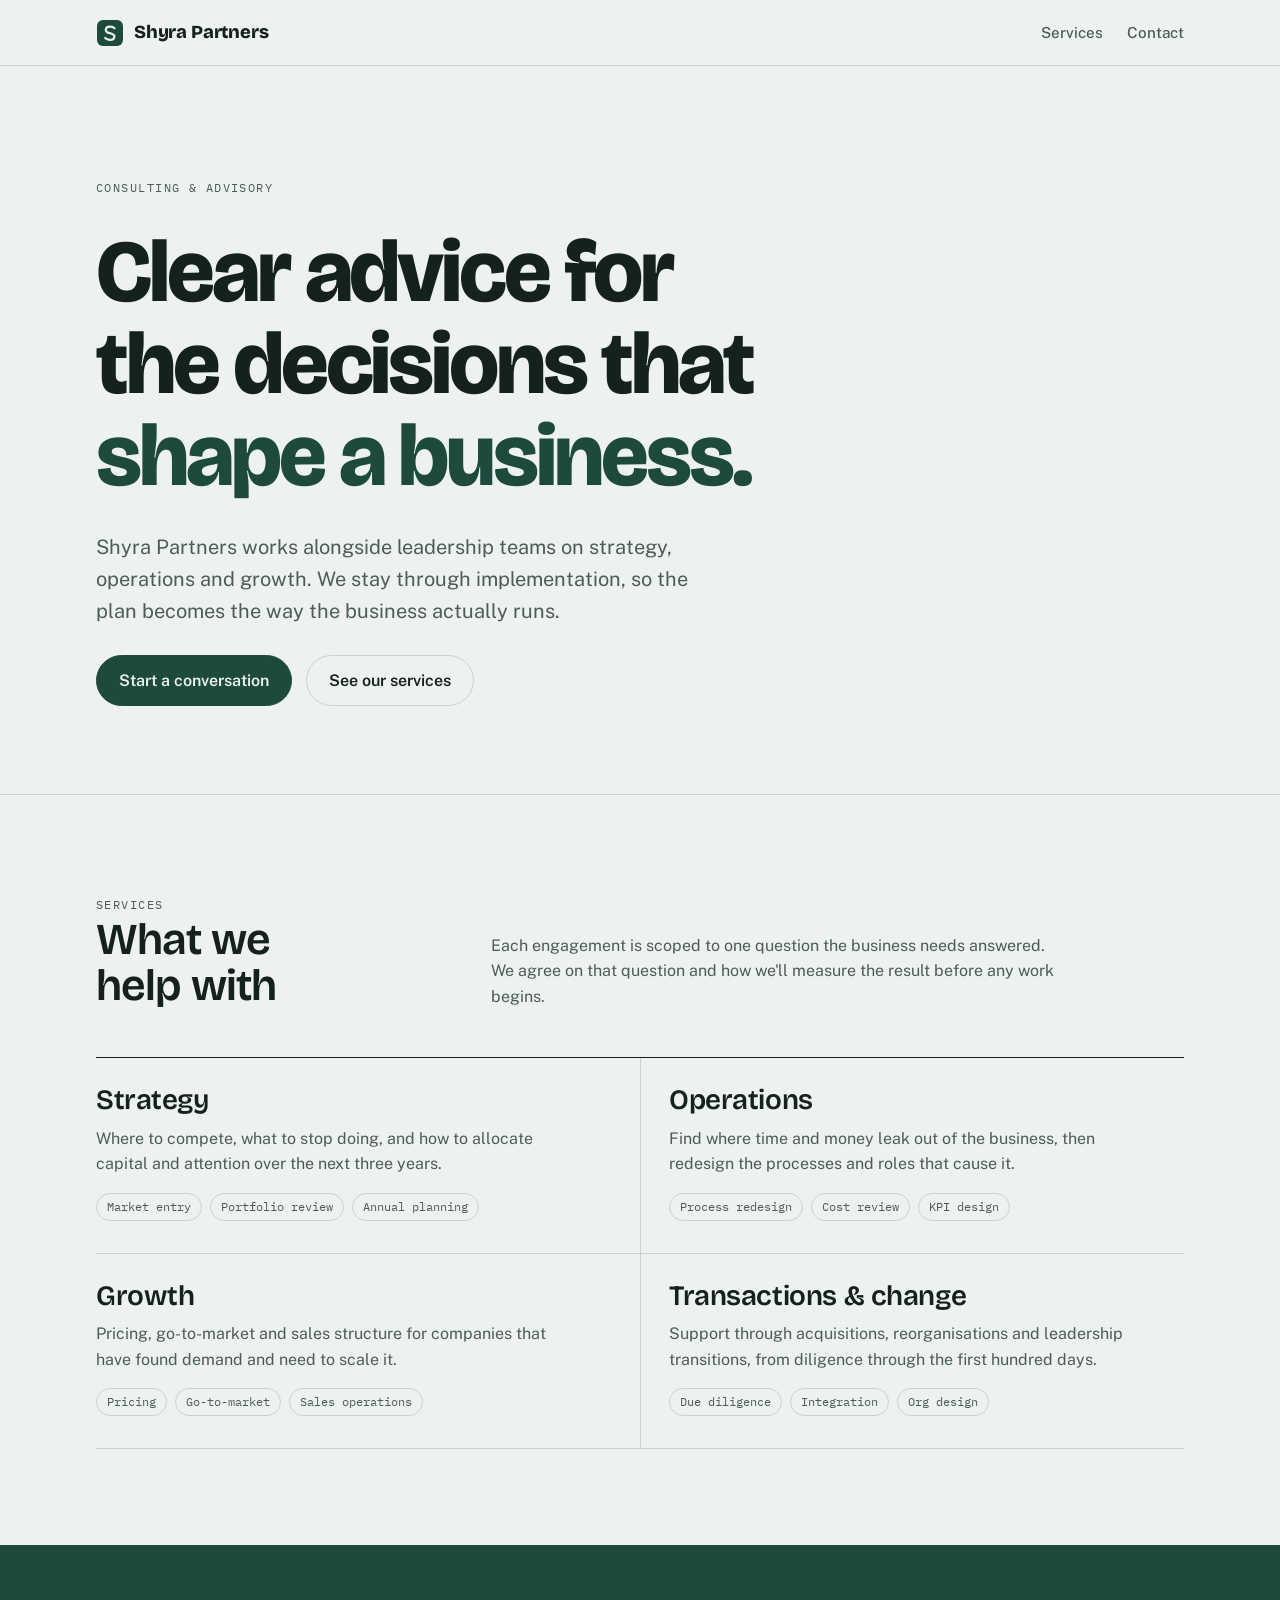
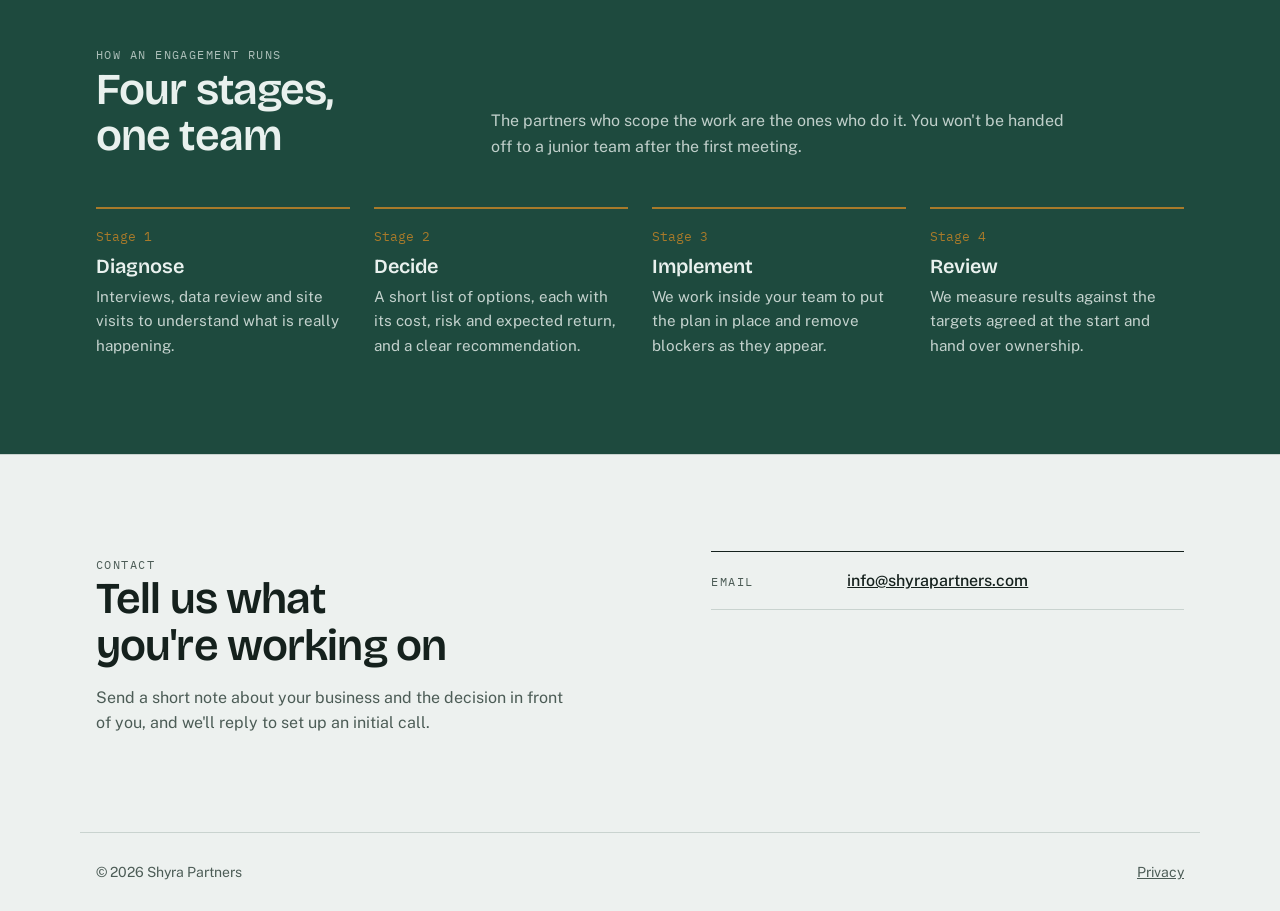
<file: index.html>
<!doctype html>
<html lang="en">
<head>
<meta charset="utf-8">
<meta name="viewport" content="width=device-width, initial-scale=1, viewport-fit=cover">
<title>Shyra Partners</title>
<meta name="description" content="Shyra Partners is a consulting and advisory firm working with leadership teams on strategy, operations and growth.">
<link rel="icon" href="data:image/svg+xml,%3Csvg xmlns='http://www.w3.org/2000/svg' viewBox='0 0 28 28'%3E%3Crect x='1' y='1' width='26' height='26' rx='6' fill='%231E4A3E'/%3E%3Cpath d='M18.5 9.2c-1-1-2.6-1.6-4.3-1.6-2.6 0-4.4 1.3-4.4 3.3 0 4.3 8.6 2.5 8.6 6.5 0 2-1.9 3.4-4.6 3.4-1.9 0-3.6-.7-4.6-1.8' fill='none' stroke='%23E9F1EE' stroke-width='2.2' stroke-linecap='round'/%3E%3C/svg%3E">
<link rel="preconnect" href="https://fonts.googleapis.com">
<link rel="preconnect" href="https://fonts.gstatic.com" crossorigin>
<link rel="stylesheet" href="https://fonts.googleapis.com/css2?family=Bricolage+Grotesque:opsz,wght@12..96,400;12..96,600;12..96,800&family=Public+Sans:wght@400;500;600&family=IBM+Plex+Mono:wght@400;500&display=swap">
<link rel="stylesheet" href="/styles.css">
</head>
<body>
<header class="site">
  <div class="wrap">
    <a class="brand" href="/" aria-label="Shyra Partners home">
      <svg width="28" height="28" viewBox="0 0 28 28" aria-hidden="true">
        <rect class="bg" x="1" y="1" width="26" height="26" rx="6"/>
        <path class="s" d="M18.5 9.2c-1-1-2.6-1.6-4.3-1.6-2.6 0-4.4 1.3-4.4 3.3 0 4.3 8.6 2.5 8.6 6.5 0 2-1.9 3.4-4.6 3.4-1.9 0-3.6-.7-4.6-1.8" fill="none" stroke-width="2.2" stroke-linecap="round"/>
      </svg>
      Shyra Partners
    </a>
    <nav aria-label="Main">
      <ul>
        <li><a href="#services">Services</a></li>
        <li><a href="#contact">Contact</a></li>
      </ul>
    </nav>
  </div>
</header>

<main>
  <div class="hero">
    <div class="wrap">
      <span class="label">Consulting &amp; Advisory</span>
      <h1>Clear advice for the decisions that <em>shape a business.</em></h1>
      <p class="lede">Shyra Partners works alongside leadership teams on strategy, operations and growth. We stay through implementation, so the plan becomes the way the business actually runs.</p>
      <div class="cta-row">
        <a class="btn" href="#contact">Start a conversation</a>
        <a class="btn ghost" href="#services">See our services</a>
      </div>
    </div>
  </div>

  <section id="services" aria-labelledby="services-h">
    <div class="wrap">
      <div class="sec-head">
        <div>
          <span class="label">Services</span>
          <h2 id="services-h">What we help with</h2>
        </div>
        <p>Each engagement is scoped to one question the business needs answered. We agree on that question and how we'll measure the result before any work begins.</p>
      </div>
      <div class="services">
        <article class="service">
          <h3>Strategy</h3>
          <p>Where to compete, what to stop doing, and how to allocate capital and attention over the next three years.</p>
          <ul><li>Market entry</li><li>Portfolio review</li><li>Annual planning</li></ul>
        </article>
        <article class="service">
          <h3>Operations</h3>
          <p>Find where time and money leak out of the business, then redesign the processes and roles that cause it.</p>
          <ul><li>Process redesign</li><li>Cost review</li><li>KPI design</li></ul>
        </article>
        <article class="service">
          <h3>Growth</h3>
          <p>Pricing, go-to-market and sales structure for companies that have found demand and need to scale it.</p>
          <ul><li>Pricing</li><li>Go-to-market</li><li>Sales operations</li></ul>
        </article>
        <article class="service">
          <h3>Transactions &amp; change</h3>
          <p>Support through acquisitions, reorganisations and leadership transitions, from diligence through the first hundred days.</p>
          <ul><li>Due diligence</li><li>Integration</li><li>Org design</li></ul>
        </article>
      </div>
    </div>
  </section>

  <section class="band" aria-labelledby="how-h">
    <div class="wrap">
      <div class="sec-head">
        <div>
          <span class="label">How an engagement runs</span>
          <h2 id="how-h">Four stages, one team</h2>
        </div>
        <p>The partners who scope the work are the ones who do it. You won't be handed off to a junior team after the first meeting.</p>
      </div>
      <ol class="steps">
        <li><span class="num">Stage 1</span><h3>Diagnose</h3><p>Interviews, data review and site visits to understand what is really happening.</p></li>
        <li><span class="num">Stage 2</span><h3>Decide</h3><p>A short list of options, each with its cost, risk and expected return, and a clear recommendation.</p></li>
        <li><span class="num">Stage 3</span><h3>Implement</h3><p>We work inside your team to put the plan in place and remove blockers as they appear.</p></li>
        <li><span class="num">Stage 4</span><h3>Review</h3><p>We measure results against the targets agreed at the start and hand over ownership.</p></li>
      </ol>
    </div>
  </section>

  <section id="contact" aria-labelledby="contact-h">
    <div class="wrap contact">
      <div>
        <span class="label">Contact</span>
        <h2 id="contact-h">Tell us what you're working on</h2>
        <p>Send a short note about your business and the decision in front of you, and we'll reply to set up an initial call.</p>
      </div>
      <dl class="details">
        <div><dt class="label">Email</dt><dd><a href="mailto:info@shyrapartners.com">info@shyrapartners.com</a></dd></div>
      </dl>
    </div>
  </section>
</main>

<footer>
  <div class="wrap">
    <span>&copy; 2026 Shyra Partners</span>
    <a href="/privacy/">Privacy</a>
  </div>
</footer>
</body>
</html>
</file>
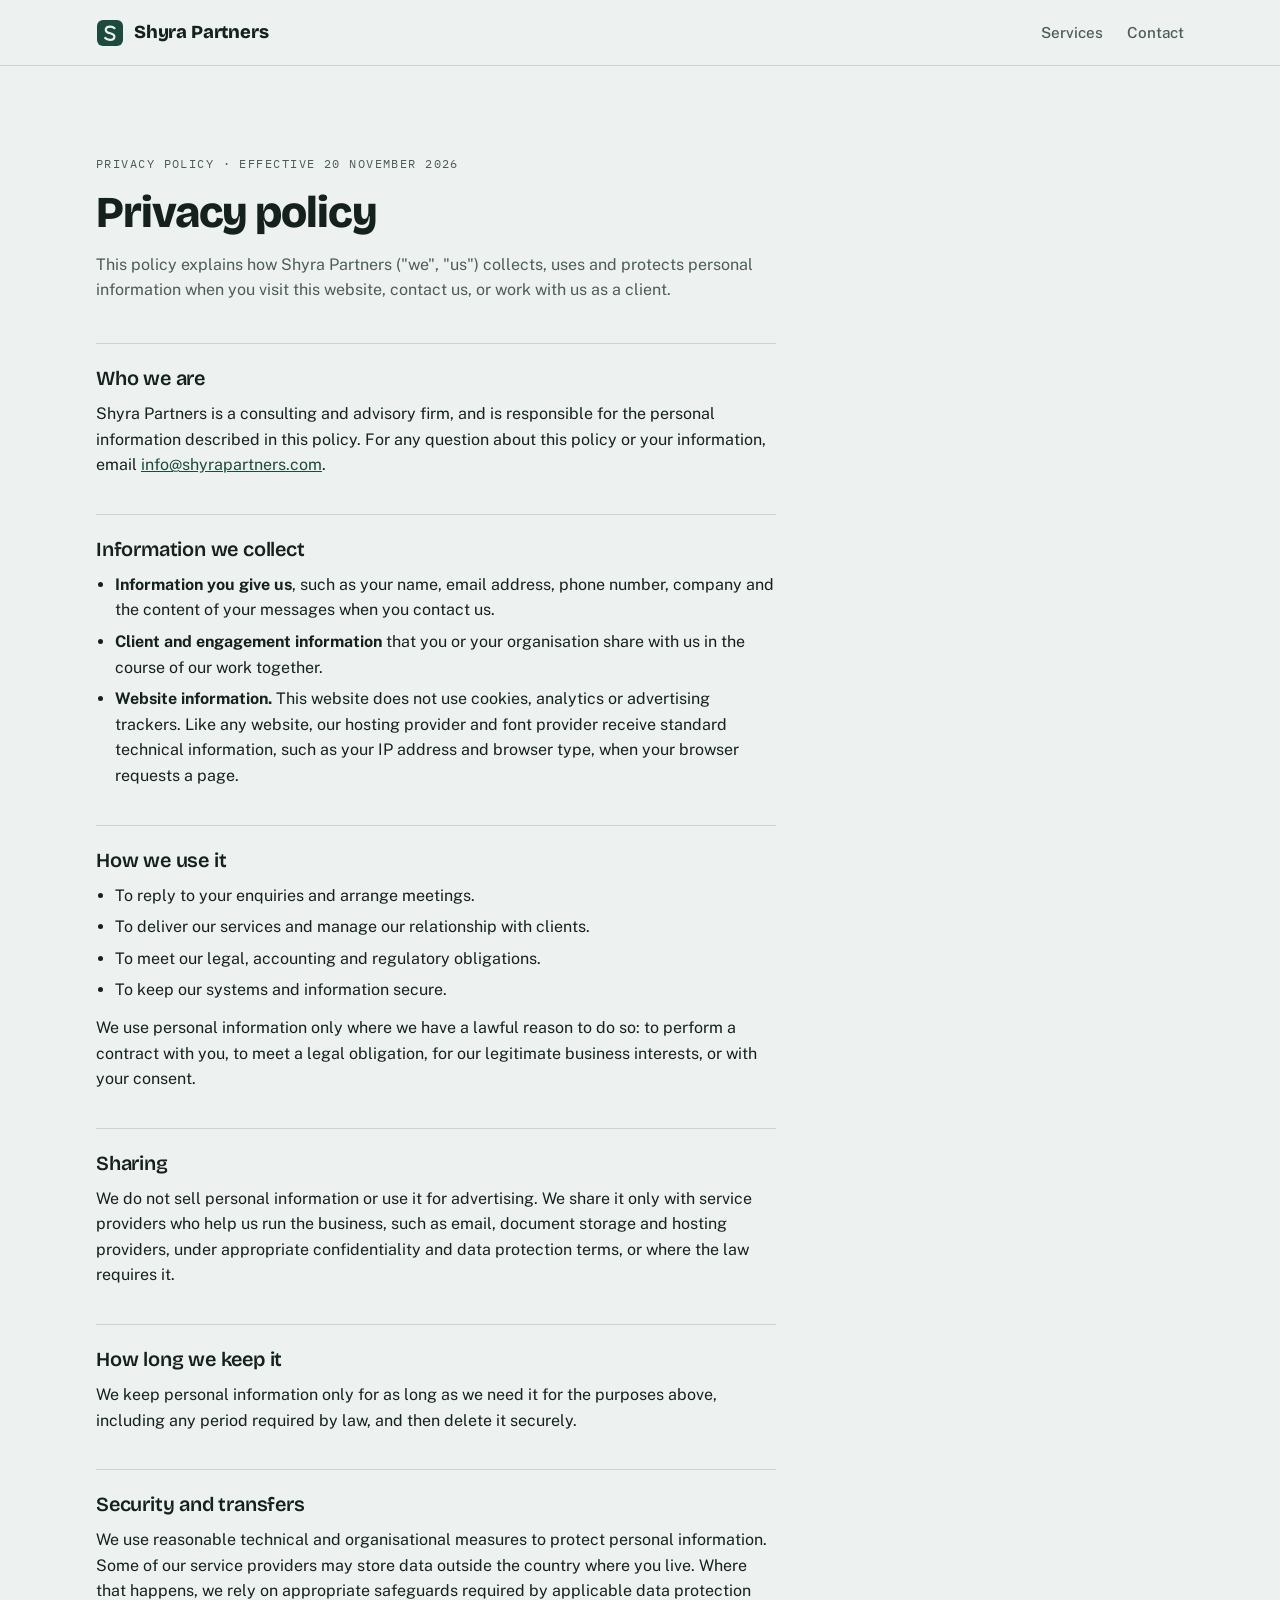
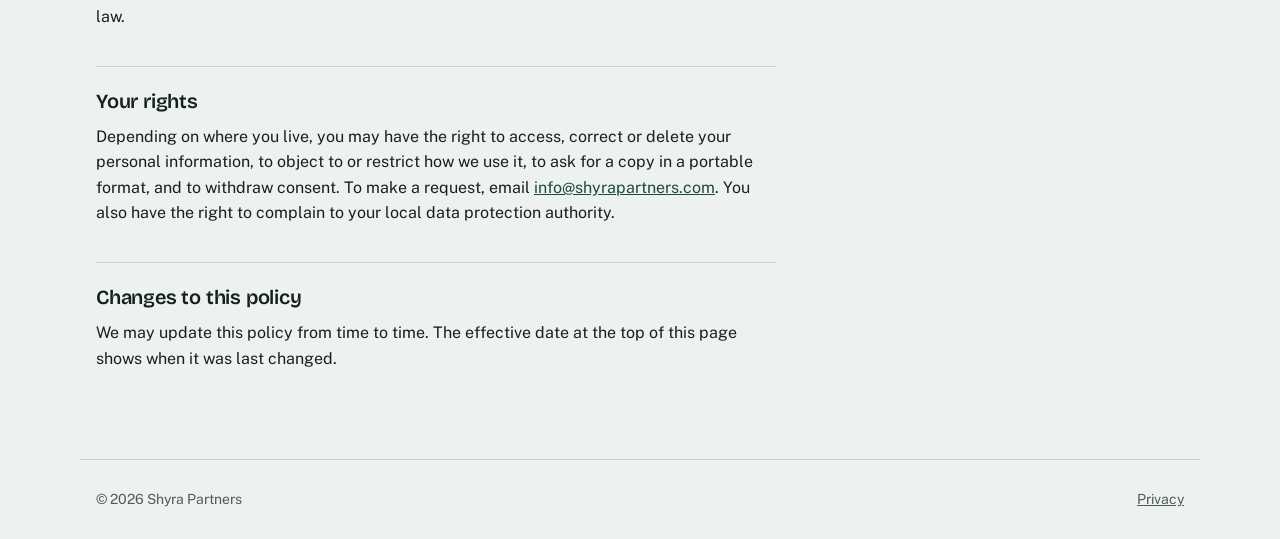
<file: privacy/index.html>
<!doctype html>
<html lang="en">
<head>
<meta charset="utf-8">
<meta name="viewport" content="width=device-width, initial-scale=1, viewport-fit=cover">
<title>Privacy Policy · Shyra Partners</title>
<meta name="description" content="How Shyra Partners collects, uses and protects personal information.">
<link rel="icon" href="data:image/svg+xml,%3Csvg xmlns='http://www.w3.org/2000/svg' viewBox='0 0 28 28'%3E%3Crect x='1' y='1' width='26' height='26' rx='6' fill='%231E4A3E'/%3E%3Cpath d='M18.5 9.2c-1-1-2.6-1.6-4.3-1.6-2.6 0-4.4 1.3-4.4 3.3 0 4.3 8.6 2.5 8.6 6.5 0 2-1.9 3.4-4.6 3.4-1.9 0-3.6-.7-4.6-1.8' fill='none' stroke='%23E9F1EE' stroke-width='2.2' stroke-linecap='round'/%3E%3C/svg%3E">
<link rel="preconnect" href="https://fonts.googleapis.com">
<link rel="preconnect" href="https://fonts.gstatic.com" crossorigin>
<link rel="stylesheet" href="https://fonts.googleapis.com/css2?family=Bricolage+Grotesque:opsz,wght@12..96,400;12..96,600;12..96,800&family=Public+Sans:wght@400;500;600&family=IBM+Plex+Mono:wght@400;500&display=swap">
<link rel="stylesheet" href="/styles.css">
</head>
<body>
<header class="site">
  <div class="wrap">
    <a class="brand" href="/" aria-label="Shyra Partners home">
      <svg width="28" height="28" viewBox="0 0 28 28" aria-hidden="true">
        <rect class="bg" x="1" y="1" width="26" height="26" rx="6"/>
        <path class="s" d="M18.5 9.2c-1-1-2.6-1.6-4.3-1.6-2.6 0-4.4 1.3-4.4 3.3 0 4.3 8.6 2.5 8.6 6.5 0 2-1.9 3.4-4.6 3.4-1.9 0-3.6-.7-4.6-1.8" fill="none" stroke-width="2.2" stroke-linecap="round"/>
      </svg>
      Shyra Partners
    </a>
    <nav aria-label="Main">
      <ul>
        <li><a href="/#services">Services</a></li>
        <li><a href="/#contact">Contact</a></li>
      </ul>
    </nav>
  </div>
</header>

<main class="doc">
  <div class="wrap">
    <div class="doc-head">
      <span class="label">Privacy policy · Effective 20 November 2026</span>
      <h1>Privacy policy</h1>
      <p>This policy explains how Shyra Partners ("we", "us") collects, uses and protects personal information when you visit this website, contact us, or work with us as a client.</p>
    </div>

    <div class="doc-body">
      <section aria-labelledby="who">
        <h2 id="who">Who we are</h2>
        <p>Shyra Partners is a consulting and advisory firm, and is responsible for the personal information described in this policy. For any question about this policy or your information, email <a href="mailto:info@shyrapartners.com">info@shyrapartners.com</a>.</p>
      </section>

      <section aria-labelledby="collect">
        <h2 id="collect">Information we collect</h2>
        <ul>
          <li><strong>Information you give us</strong>, such as your name, email address, phone number, company and the content of your messages when you contact us.</li>
          <li><strong>Client and engagement information</strong> that you or your organisation share with us in the course of our work together.</li>
          <li><strong>Website information.</strong> This website does not use cookies, analytics or advertising trackers. Like any website, our hosting provider and font provider receive standard technical information, such as your IP address and browser type, when your browser requests a page.</li>
        </ul>
      </section>

      <section aria-labelledby="use">
        <h2 id="use">How we use it</h2>
        <ul>
          <li>To reply to your enquiries and arrange meetings.</li>
          <li>To deliver our services and manage our relationship with clients.</li>
          <li>To meet our legal, accounting and regulatory obligations.</li>
          <li>To keep our systems and information secure.</li>
        </ul>
        <p>We use personal information only where we have a lawful reason to do so: to perform a contract with you, to meet a legal obligation, for our legitimate business interests, or with your consent.</p>
      </section>

      <section aria-labelledby="share">
        <h2 id="share">Sharing</h2>
        <p>We do not sell personal information or use it for advertising. We share it only with service providers who help us run the business, such as email, document storage and hosting providers, under appropriate confidentiality and data protection terms, or where the law requires it.</p>
      </section>

      <section aria-labelledby="retention">
        <h2 id="retention">How long we keep it</h2>
        <p>We keep personal information only for as long as we need it for the purposes above, including any period required by law, and then delete it securely.</p>
      </section>

      <section aria-labelledby="security">
        <h2 id="security">Security and transfers</h2>
        <p>We use reasonable technical and organisational measures to protect personal information. Some of our service providers may store data outside the country where you live. Where that happens, we rely on appropriate safeguards required by applicable data protection law.</p>
      </section>

      <section aria-labelledby="rights">
        <h2 id="rights">Your rights</h2>
        <p>Depending on where you live, you may have the right to access, correct or delete your personal information, to object to or restrict how we use it, to ask for a copy in a portable format, and to withdraw consent. To make a request, email <a href="mailto:info@shyrapartners.com">info@shyrapartners.com</a>. You also have the right to complain to your local data protection authority.</p>
      </section>

      <section aria-labelledby="changes">
        <h2 id="changes">Changes to this policy</h2>
        <p>We may update this policy from time to time. The effective date at the top of this page shows when it was last changed.</p>
      </section>
    </div>
  </div>
</main>

<footer>
  <div class="wrap">
    <span>&copy; 2026 Shyra Partners</span>
    <a href="/privacy/">Privacy</a>
  </div>
</footer>
</body>
</html>
</file>
<file: styles.css>
/* Layout: single column of full-width bands; left-aligned type, pine-green band for the engagement sequence */
:root {
  --paper: #EDF1EF;
  --surface: #F8FAF9;
  --ink: #15211D;
  --muted: #4C5C56;
  --line: #C9D3CF;
  --pine: #1E4A3E;
  --pine-ink: #E9F1EE;
  --brass: #A87A2A;
  --accent-text: #1E4A3E;
  --font-display: "Bricolage Grotesque", "Segoe UI", system-ui, sans-serif;
  --font-body: "Public Sans", "Segoe UI", system-ui, sans-serif;
  --font-mono: "IBM Plex Mono", ui-monospace, Consolas, monospace;
  --step-0: 1rem;
  --step-1: 1.25rem;
  --step-2: 1.75rem;
  --step-3: clamp(2rem, 4vw, 2.75rem);
  --step-4: clamp(2.75rem, 8vw, 5.5rem);
  color-scheme: light;
}
@media (prefers-color-scheme: dark) {
  :root {
    --paper: #0F1714; --surface: #16211D; --ink: #E4ECE8; --muted: #9DB0A8;
    --line: #2A3A34; --pine: #173A31; --pine-ink: #E4EEEA; --brass: #D3A453;
    --accent-text: #D3A453; color-scheme: dark;
  }
}

* { box-sizing: border-box; }
html { -webkit-text-size-adjust: 100%; }
body {
  margin: 0;
  background: var(--paper);
  color: var(--ink);
  font-family: var(--font-body);
  font-size: var(--step-0);
  line-height: 1.6;
}
img { max-width: 100%; }
.wrap {
  max-width: 1120px;
  margin: 0 auto;
  padding-left: max(16px, env(safe-area-inset-left, 0px));
  padding-right: max(16px, env(safe-area-inset-right, 0px));
}
h1, h2, h3 { font-family: var(--font-display); text-wrap: balance; margin: 0; line-height: 1.05; }
p { margin: 0; }
a { color: inherit; }
a:focus-visible { outline: 2px solid var(--brass); outline-offset: 3px; border-radius: 2px; }
.label {
  font-family: var(--font-mono); font-size: 0.75rem; letter-spacing: 0.12em;
  text-transform: uppercase; color: var(--muted);
}

/* Header */
header.site { border-bottom: 1px solid var(--line); }
header.site .wrap { display: flex; align-items: center; justify-content: space-between; gap: 16px; padding-block: 18px; flex-wrap: wrap; }
.brand { font-family: var(--font-display); font-weight: 800; font-size: 1.15rem; letter-spacing: -0.01em; text-decoration: none; display: flex; align-items: center; gap: 10px; }
.brand svg { flex: none; }
.brand .bg { fill: var(--pine); }
.brand .s { stroke: var(--pine-ink); }
nav ul { list-style: none; display: flex; gap: 24px; margin: 0; padding: 0; flex-wrap: wrap; }
nav a { text-decoration: none; font-weight: 500; font-size: 0.95rem; color: var(--muted); }
nav a:hover { color: var(--ink); }

/* Hero */
.hero .wrap { padding-block: clamp(56px, 10vw, 112px) clamp(48px, 8vw, 88px); display: grid; gap: 28px; }
.hero h1 { font-size: var(--step-4); font-weight: 800; letter-spacing: -0.035em; max-width: 14ch; }
.hero h1 em { font-style: normal; color: var(--accent-text); }
.hero p.lede { font-size: var(--step-1); color: var(--muted); max-width: 52ch; }
.cta-row { display: flex; gap: 14px; flex-wrap: wrap; align-items: center; }
.btn {
  display: inline-block; text-decoration: none; font-weight: 600; padding: 12px 22px;
  border-radius: 999px; background: var(--pine); color: var(--pine-ink); border: 1px solid var(--pine);
}
.btn:hover { filter: brightness(1.1); }
.btn.ghost { background: transparent; color: var(--ink); border-color: var(--line); }

/* Sections */
section { border-top: 1px solid var(--line); }
section > .wrap { padding-block: clamp(56px, 8vw, 96px); }
.sec-head { display: grid; grid-template-columns: minmax(0, 1fr) minmax(0, 2fr); gap: 24px 48px; margin-bottom: 48px; align-items: end; }
.sec-head h2 { font-size: var(--step-3); font-weight: 600; letter-spacing: -0.02em; }
.sec-head p { color: var(--muted); max-width: 58ch; }

/* Services */
.services { display: grid; grid-template-columns: repeat(2, minmax(0, 1fr)); border-top: 1px solid var(--ink); }
.service { padding: 28px 28px 32px 0; border-bottom: 1px solid var(--line); display: grid; gap: 10px; align-content: start; }
.service:nth-child(even) { padding-left: 28px; padding-right: 0; border-left: 1px solid var(--line); }
.service h3 { font-size: var(--step-2); font-weight: 600; letter-spacing: -0.015em; }
.service p { color: var(--muted); max-width: 46ch; }
.service ul { margin: 6px 0 0; padding: 0; list-style: none; display: flex; flex-wrap: wrap; gap: 8px; }
.service li { font-family: var(--font-mono); font-size: 0.78rem; border: 1px solid var(--line); border-radius: 999px; padding: 3px 10px; color: var(--muted); }

/* Engagement band */
.band { background: var(--pine); color: var(--pine-ink); border-top: none; }
.band .label { color: var(--pine-ink); opacity: 0.7; }
.band .sec-head p { color: var(--pine-ink); opacity: 0.8; }
.steps { display: grid; grid-template-columns: repeat(4, minmax(0, 1fr)); gap: 24px; list-style: none; margin: 0; padding: 0; }
.steps li { border-top: 2px solid var(--brass); padding-top: 18px; display: grid; gap: 8px; align-content: start; }
.steps .num { font-family: var(--font-mono); font-size: 0.8rem; color: var(--brass); }
.steps h3 { font-size: var(--step-1); font-weight: 600; }
.steps p { opacity: 0.82; font-size: 0.95rem; }

/* Contact */
.contact { display: grid; grid-template-columns: minmax(0, 1.2fr) minmax(0, 1fr); gap: 48px; align-items: start; }
.contact h2 { font-size: var(--step-3); font-weight: 600; letter-spacing: -0.02em; margin-bottom: 16px; }
.contact > div > p { color: var(--muted); max-width: 48ch; }
dl.details { margin: 0; border-top: 1px solid var(--ink); }
.details div { display: grid; grid-template-columns: 7.5rem minmax(0, 1fr); gap: 16px; padding-block: 16px; border-bottom: 1px solid var(--line); align-items: baseline; }
.details dt { margin: 0; }
.details dd { margin: 0; font-weight: 500; overflow-wrap: anywhere; }

/* Privacy / legal text */
.doc .wrap { padding-block: clamp(48px, 8vw, 88px); }
.doc-head { display: grid; gap: 16px; margin-bottom: 40px; max-width: 68ch; }
.doc-head h1 { font-size: var(--step-3); font-weight: 800; letter-spacing: -0.025em; }
.doc-head p { color: var(--muted); }
.doc-body { max-width: 68ch; display: grid; gap: 36px; }
.doc-body section { border-top: 1px solid var(--line); padding-top: 24px; display: grid; gap: 12px; }
.doc-body h2 { font-size: var(--step-1); font-weight: 600; letter-spacing: -0.01em; }
.doc-body ul { margin: 0; padding-left: 1.2em; display: grid; gap: 6px; }
.doc-body a { color: var(--accent-text); }
.summary { background: var(--surface); border: 1px solid var(--line); border-radius: 6px; padding: 20px 24px; display: grid; gap: 10px; }
.summary ul { margin: 0; padding-left: 1.2em; display: grid; gap: 6px; }

footer .wrap { padding-block: 28px; display: flex; justify-content: space-between; gap: 16px; flex-wrap: wrap; color: var(--muted); font-size: 0.875rem; border-top: 1px solid var(--line); }
footer a { color: var(--muted); }

@media (max-width: 860px) {
  .steps { grid-template-columns: repeat(2, minmax(0, 1fr)); row-gap: 32px; }
  .contact { grid-template-columns: minmax(0, 1fr); gap: 32px; }
}
@media (max-width: 640px) {
  .sec-head { grid-template-columns: minmax(0, 1fr); margin-bottom: 32px; }
  .services { grid-template-columns: minmax(0, 1fr); }
  .service, .service:nth-child(even) { padding: 24px 0; border-left: none; }
  .steps { grid-template-columns: minmax(0, 1fr); }
  nav ul { gap: 16px; }
  .details div { grid-template-columns: minmax(0, 1fr); gap: 4px; }
}
@media (prefers-reduced-motion: no-preference) {
  html { scroll-behavior: smooth; }
}
</file>
